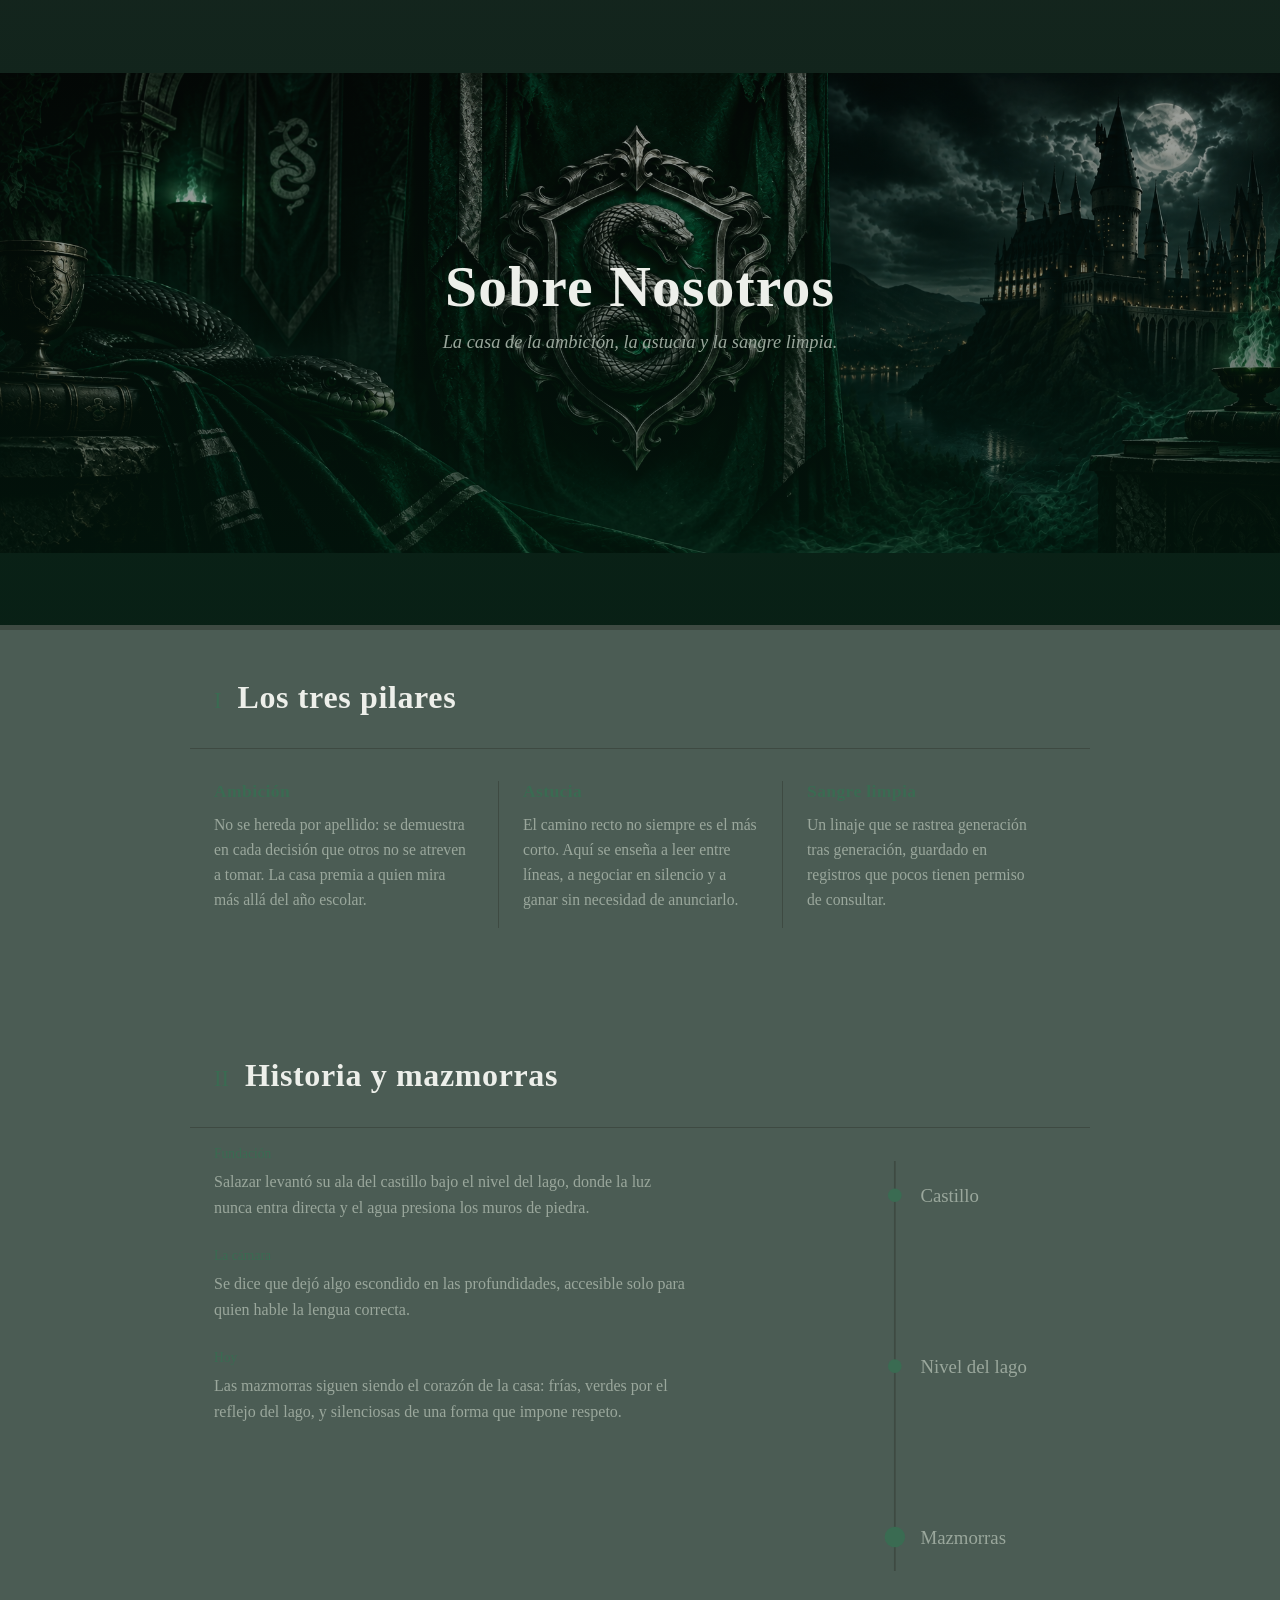
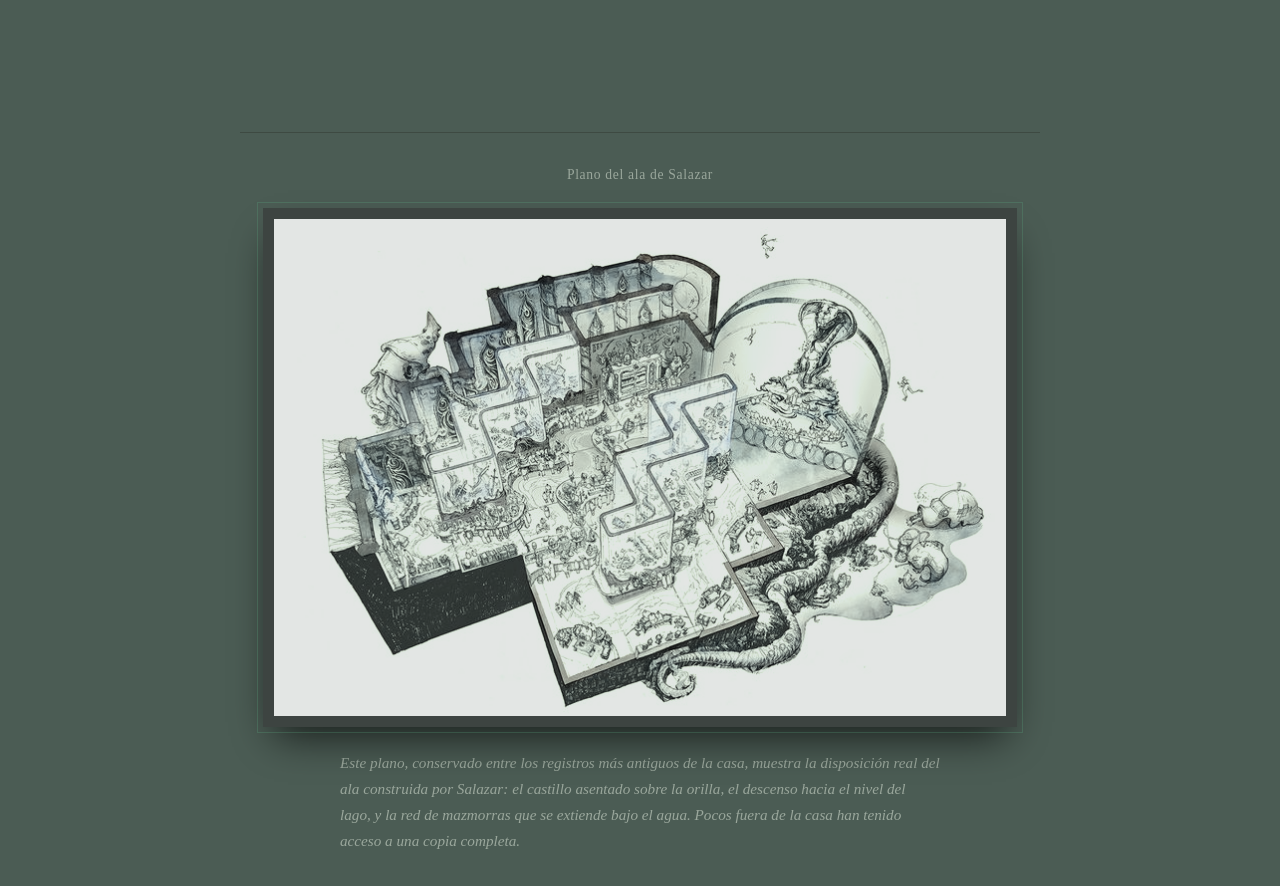
<file: sobrenosotros.html>
<!doctype html>
<html lang="es">
<head>
  <meta charset="UTF-8">
  <meta name="viewport" content="width=device-width, initial-scale=1">
  <title>La Herencia de Salazar</title>

  
  <link href="https://cdn.jsdelivr.net/npm/bootstrap@5.3.8/dist/css/bootstrap.min.css" rel="stylesheet">

  <link rel="stylesheet" href="css/styles.css">
</head>
<body>

  <!-- Sección Hero / Banner principal -->
  <section id="hero">
  <div class="hero-media">
    <img src="img/hero-lago-negro1.png" alt="" aria-hidden="true">
  </div>
  <div class="hero-content">
    <h1>Sobre Nosotros</h1>
    <p class="hero-subtitle">La casa de la ambición, la astucia y la sangre limpia.</p>
  </div>
</section>

  <section id="cualidades">
  <div class="linaje-header">
    <span class="linaje-marca">I</span>
    <h2>Los tres pilares</h2>
  </div>

  <div class="linaje-grid">
    <article class="linaje-col">
      <h3>Ambición</h3>
      <p>No se hereda por apellido: se demuestra en cada decisión que otros no se atreven a tomar. La casa premia a quien mira más allá del año escolar.</p>
    </article>
    <article class="linaje-col">
      <h3>Astucia</h3>
      <p>El camino recto no siempre es el más corto. Aquí se enseña a leer entre líneas, a negociar en silencio y a ganar sin necesidad de anunciarlo.</p>
    </article>
    <article class="linaje-col">
      <h3>Sangre limpia</h3>
      <p>Un linaje que se rastrea generación tras generación, guardado en registros que pocos tienen permiso de consultar.</p>
    </article>
  </div>
</section>

<section id="historia">
  <div class="linaje-header">
    <span class="linaje-marca">II</span>
    <h2>Historia y mazmorras</h2>
  </div>

  <div class="historia-cuerpo">
    <div class="historia-texto">
      <p class="historia-anio">Fundación</p>
      <p>Salazar levantó su ala del castillo bajo el nivel del lago, donde la luz nunca entra directa y el agua presiona los muros de piedra.</p>

      <p class="historia-anio">La cámara</p>
      <p>Se dice que dejó algo escondido en las profundidades, accesible solo para quien hable la lengua correcta.</p>

      <p class="historia-anio">Hoy</p>
      <p>Las mazmorras siguen siendo el corazón de la casa: frías, verdes por el reflejo del lago, y silenciosas de una forma que impone respeto.</p>
    </div>

    <div class="historia-mapa" aria-hidden="true">
      <svg viewBox="0 0 200 260" width="100%" height="100%">
        <line x1="100" y1="10" x2="100" y2="250" stroke="var(--linea)" stroke-width="1"/>
        <circle cx="100" cy="30" r="4" fill="var(--acento)"/>
        <circle cx="100" cy="130" r="4" fill="var(--acento)"/>
        <circle cx="100" cy="230" r="6" fill="var(--acento)"/>
        <text x="115" y="34" class="mapa-label">Castillo</text>
        <text x="115" y="134" class="mapa-label">Nivel del lago</text>
        <text x="115" y="234" class="mapa-label">Mazmorras</text>
      </svg>
    </div>
  </div>
</section>

<div class="plano-sitio">
  <p class="plano-titulo">Plano del ala de Salazar</p>

  <img src="img/map.jpg" alt="Plano ilustrado del castillo, el lago y las mazmorras" class="plano-imagen">

  <p class="plano-descripcion">
    Este plano, conservado entre los registros más antiguos de la casa, muestra la disposición real del ala construida por Salazar: el castillo asentado sobre la orilla, el descenso hacia el nivel del lago, y la red de mazmorras que se extiende bajo el agua. Pocos fuera de la casa han tenido acceso a una copia completa.
  </p>
</div>



  <!-- (animaciones, etc.) -->
  <script src="js/manifiesto.js"></script>
</body>
</html>
</file>
<file: css/styles.css>
:root{
  --fondo:#031b10b6;
  --panel:#121A16;
  --acento:#3A6B52;
  --linea:#3E4A42;
  --plata:#9AA79C;
  --texto:#EDEFEA;
}

body{
  background:var(--fondo);
  color:var(--texto);
  font-family:'EB Garamond', Georgia, serif;
}

h1, h2, h3{
  font-family:'Cinzel', serif;
  font-weight:600;
  letter-spacing:.02em;
}
#hero{
  position:relative;
  overflow:hidden;
  min-height:70vh;
  display:flex;
  align-items:center;
  justify-content:center;
  text-align:center;
  background:var(--fondo);
  border-bottom:5px solid var(--linea);
}

.hero-media{
  position:absolute;
  inset:0;
  z-index:0;
}
.hero-media img{
  width:100%;
  height:100%;
  object-fit:contain;
  display:block;
  filter:none;
}
.hero-media::after{
  content:'';
  position:absolute;
  inset:0;
  background:linear-gradient(180deg, rgba(11,18,15,.3), var(--fondo) 95%);
}

.hero-content{
  position:relative;
  z-index:1;
}

#hero h1 { font-size:clamp(2.2rem, 5vw, 3.6rem); margin-bottom:.5rem; }

.hero-subtitle{ color:var(--plata); font-size:1.15rem; font-style:italic; }

.linaje-header{
  display:flex;
  align-items:baseline;
  gap:1rem;
  max-width:900px;
  margin:0 auto;
  padding:3rem 1.5rem 1.5rem;
  border-bottom:1px solid var(--linea);
}
.linaje-marca{
  font-family:'Cinzel', serif;
  color:var(--acento);
  font-size:1.4rem;
}

#cualidades{ padding-bottom:3rem; }

.linaje-grid{
  max-width:900px;
  margin:0 auto;
  padding:2rem 1.5rem;
  display:grid;
  grid-template-columns:1fr 1fr 1fr;
}
.linaje-col{
  padding:0 1.5rem;
  border-left:1px solid var(--linea);
}
.linaje-col:first-child{ border-left:none; padding-left:0; }
.linaje-col h3{ font-size:1.1rem; margin-bottom:.6rem; color:var(--acento); }
.linaje-col p{ color:var(--plata); line-height:1.6; font-size:.98rem; }

@media (max-width:760px){
  .linaje-grid{ grid-template-columns:1fr; }
  .linaje-col{ border-left:none; border-top:1px solid var(--linea); padding:1.5rem 0 0; margin-top:1.5rem; }
  .linaje-col:first-child{ border-top:none; margin-top:0; }
}


#historia{ padding-bottom:4rem; }

.historia-cuerpo{
  max-width:900px;
  margin:0 auto;
  padding:1rem 1.5rem 2rem;
  display:grid;
  grid-template-columns:1.4fr 1fr;
  gap:2rem;
}
.historia-anio{
  font-family:'Cinzel', serif;
  color:var(--acento);
  font-size:.85rem;
  margin-top:1.5rem;
  margin-bottom:.3rem;
}
.historia-anio:first-child{ margin-top:0; }
.historia-texto p:not(.historia-anio){ color:var(--plata); line-height:1.65; }

.mapa-label{
  fill:var(--plata);
  font-family:'EB Garamond', serif;
  font-size:11px;
}

@media (max-width:760px){
  .historia-cuerpo{ grid-template-columns:1fr; }
  .historia-mapa{ max-width:180px; margin:0 auto; }
}

.historia-texto > div{
  position:relative;
}
.historia-anio::before{
  content:'';
  position:absolute;
  left:-1.2rem;
  top:.5em;
  width:.5rem;
  height:1px;
  background:var(--acento);
}

.plano-sitio{
  max-width:800px;
  margin:3rem auto 0;
  padding:2rem 1.5rem;
  border-top:1px solid var(--linea);
  text-align:center;
}

.plano-titulo{
  font-family:'Cinzel', serif;
  font-size:.85rem;
  color:var(--plata);
  letter-spacing:.05em;
  margin-bottom:1.5rem;
}

.plano-imagen{
  max-width:100%;
  border:10px solid var(--linea);
  filter:grayscale(50%) sepia(20%) hue-rotate(60deg) brightness(.9);
  outline:1px solid rgba(125, 190, 11, 0.25);
  outline-offset:6px;
  box-shadow:
    0 0 0 1px var(--linea),
    0 20px 40px -10px rgba(0,0,0,.7);
}

.plano-descripcion{
  max-width:600px;
  margin:1.5rem auto 0;
  color:var(--plata);
  font-size:.95rem;
  line-height:1.7;
  text-align:left;
  font-style:italic;
}
</file>
